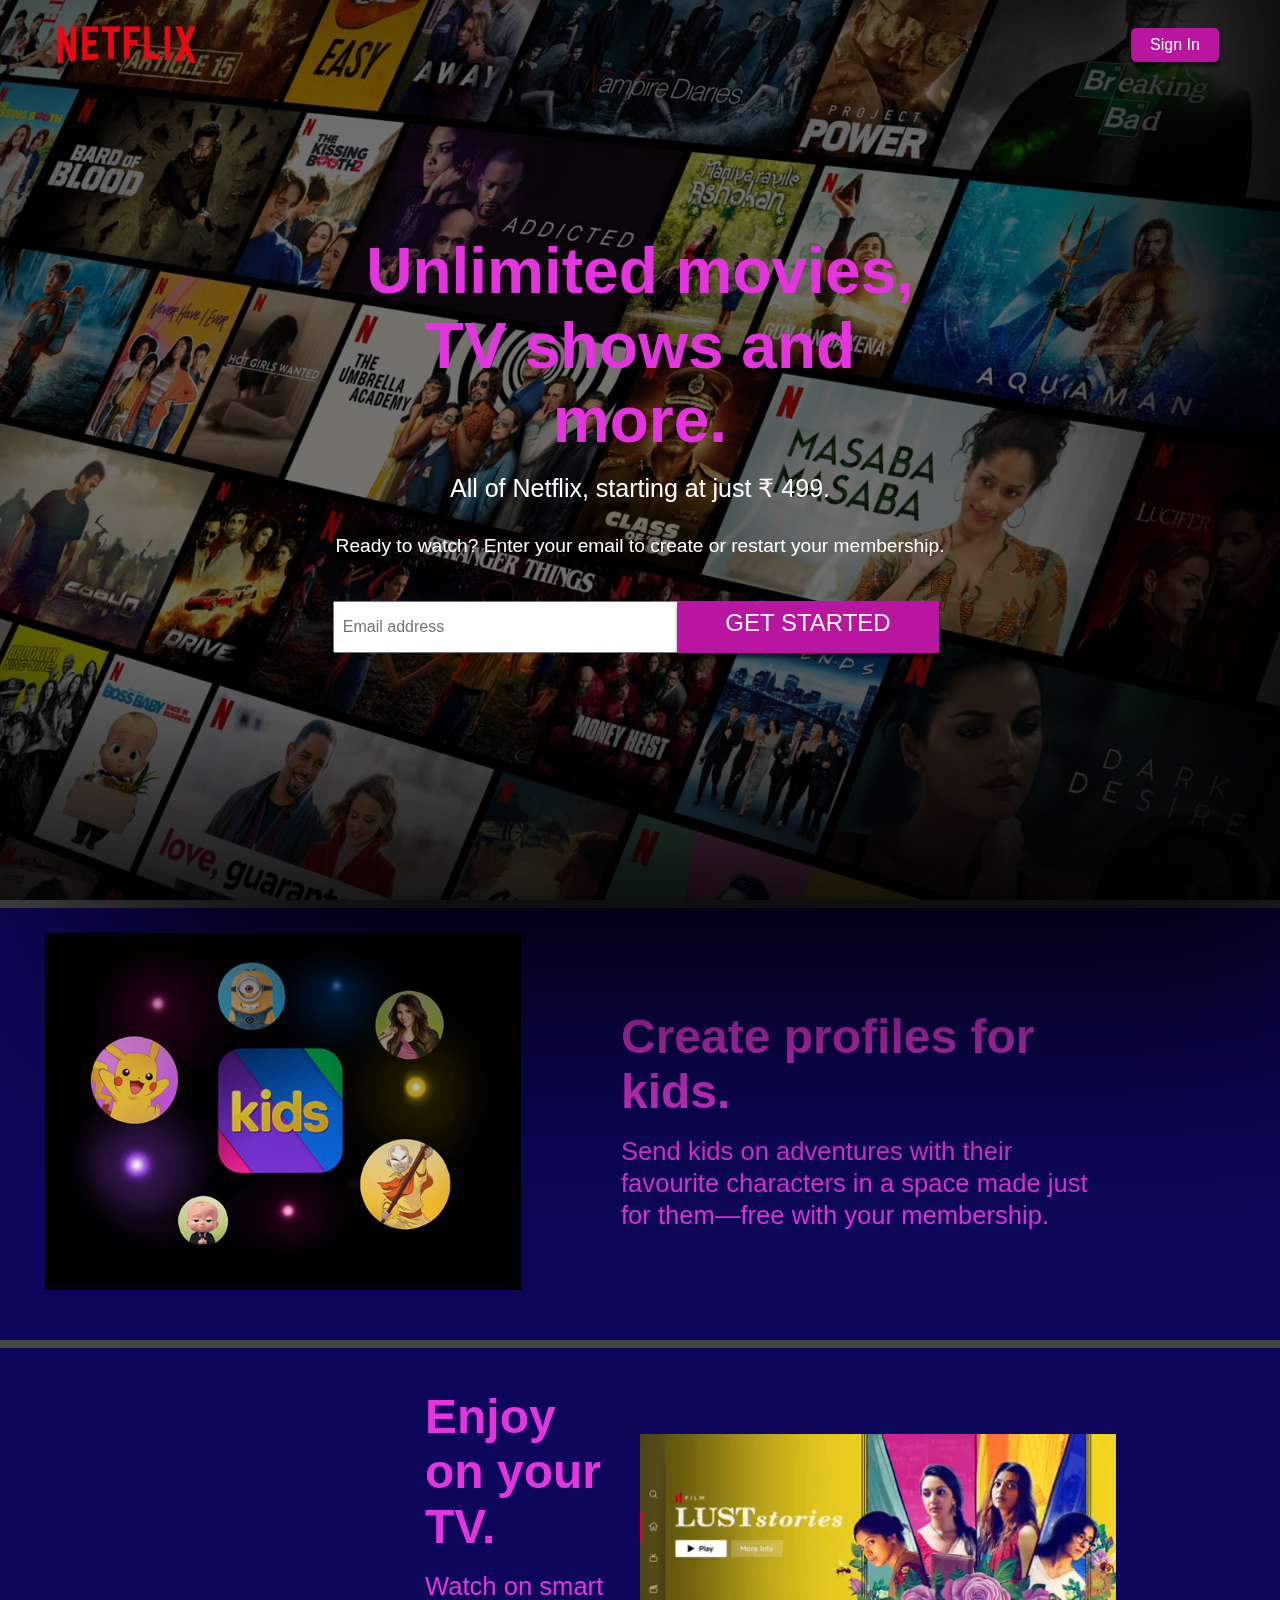
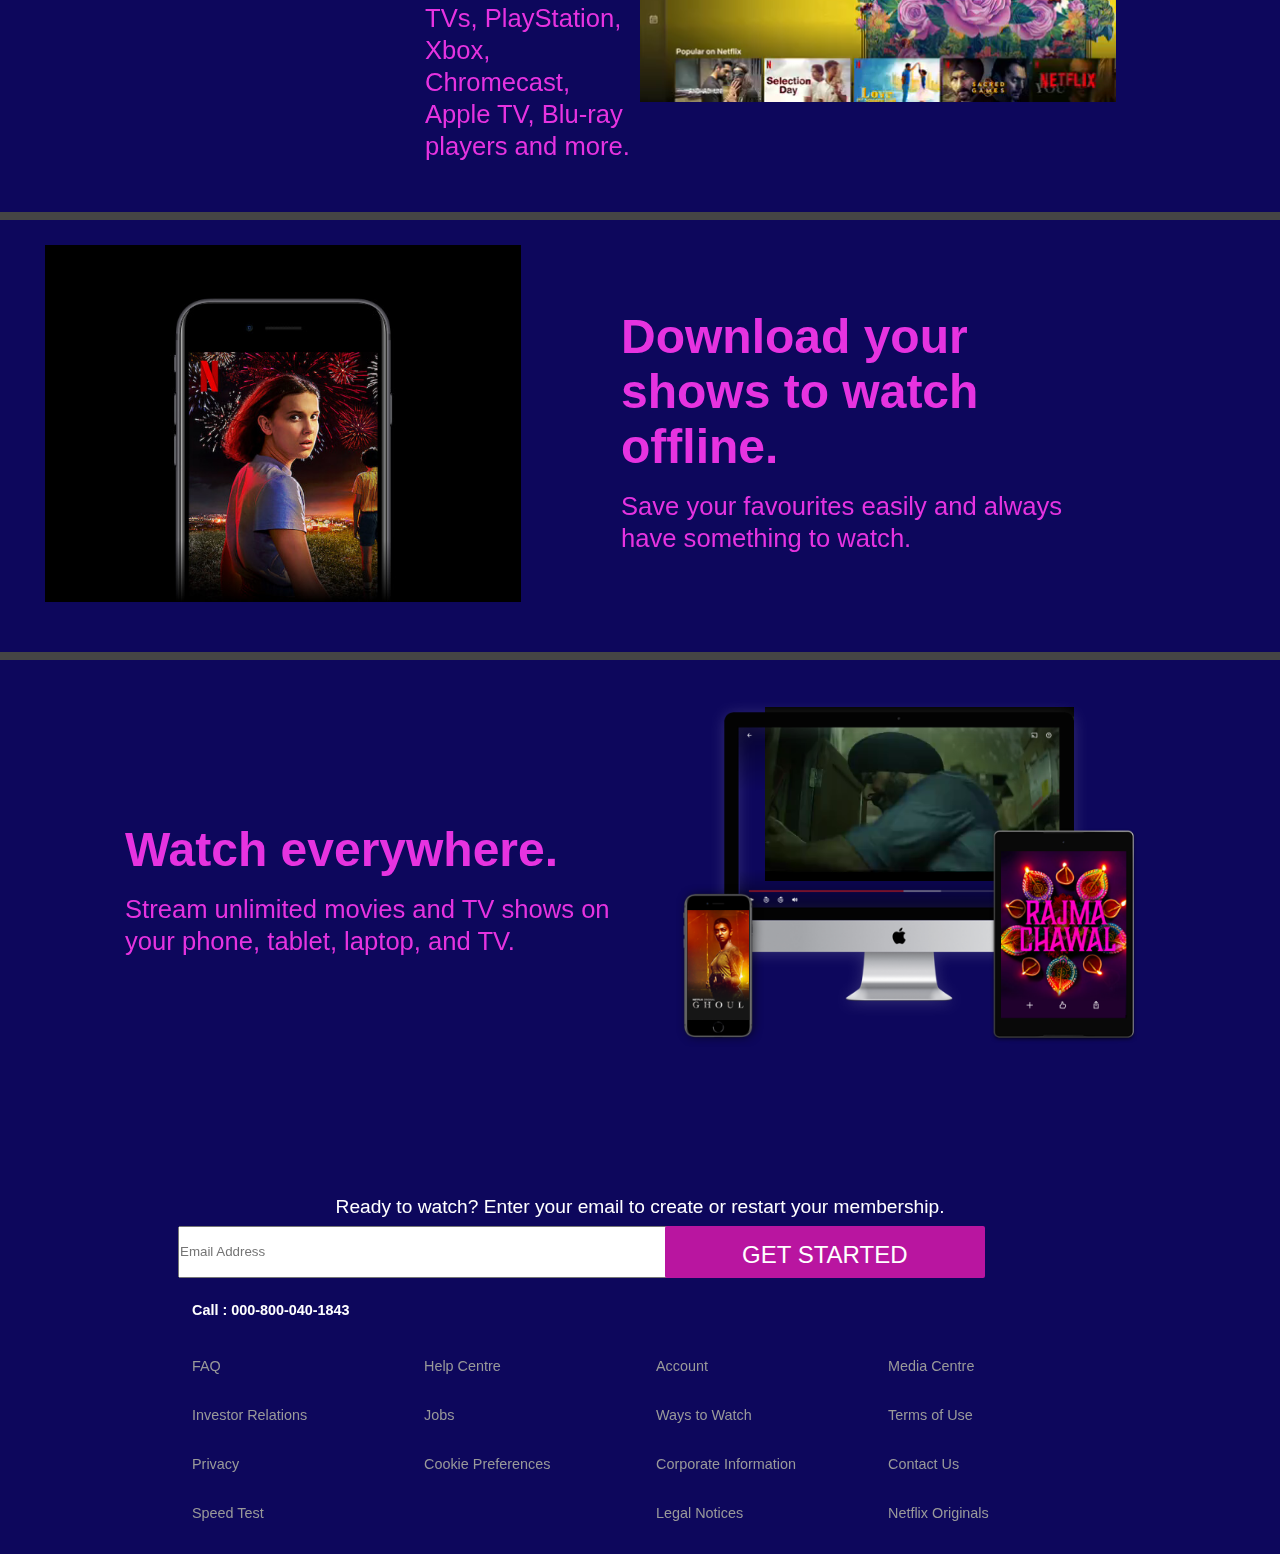
<file: index.html>
<!DOCTYPE html>
<html lang="en">
<head>
    <meta charset="UTF-8">
    <meta name="viewport" content="width=device-width, initial-scale=1.0">
    <link rel="stylesheet" href="style.css">
    <title>Netflix</title>
</head>
<body>
    <header class="showcase">
   
        <div class="showcase-top">
            <img src="logo.png" alt="Netflix Logo">
            <a href="signup.html" class="btn btn-rounded" target="_blank">Sign In</a>      </div>
        <div class="showcase-content">
            <h1>Unlimited movies, TV shows and more.</h1>
            <h3>All of Netflix, starting at just ₹ 499.</h3>
            <p>Ready to watch? Enter your email to create or restart your membership.</p>
            <input type="email" name="email" id="mail" placeholder="Email address">
            <a  class="btn btn-lg">GET STARTED </a>
        </div>
    </header>

    <section class="style-cards">
        <div class="card-0">
            <img src="2.jpg" alt="Netflix Mobile">
            <div class="desc-0">
                <h1>Create profiles for kids.</h1>
                <h3>Send kids on adventures with their favourite characters in a space made just for them—free with your membership.</h3>
            </div>
        </div>
        <div class="card-1">
            <div class="desc-1">
                <h1>Enjoy on your TV.</h1>
                <h3>Watch on smart TVs, PlayStation, Xbox, Chromecast, Apple TV, Blu-ray players and more.</h3>
            </div>
            
            <video class="video-1" autoplay="" playsinline="" muted="" loop=""><source src="1.m4v" type="video/mp4"></video>
        </div>
        <div class="card-2">
            <img src="3.jpg" alt="Netflix Mobile">
            <div class="desc-2">
                <h1>Download your shows to watch offline.</h1>
                <h3>Save your favourites easily and always have something to watch.</h3>
            </div>
        </div>
        <div class="card-3">
            <div class="desc-3">
                <h1>Watch everywhere.</h1>
                <h3>Stream unlimited movies and TV shows on your phone, tablet, laptop, and TV.</h3>
            </div>
            <img src="4.png" alt="Device-Pile-In">
            <video class="video-2" autoplay="" playsinline="" muted="" loop=""><source src="2.m4v" type="video/mp4"></video>
        </div>
    </section>

    <section class="lastsec">
        <div class="faq">
            
            <p>Ready to watch? Enter your email to create or restart your membership.</p>
            <div class="input">
                <input type="email" name="email" placeholder="Email Address">
                <a class="btn-rounded"><button>GET STARTED </button></a>
            </div>
        </div>
    </section>


    <footer class="footer">
        <p>Call : 000-800-040-1843</p>
        <div class="footer-cols">
            <ul>
                <li><a >FAQ</a></li>
                <li><a >Investor Relations</a></li>
                <li><a >Privacy</a></li>
                <li><a >Speed Test</a></li>
            </ul>
            <ul>
                <li><a >Help Centre</a></li>
                <li><a >Jobs</a></li>
                <li><a>Cookie Preferences</a></li>
                
            </ul>
            <ul>
                <li><a>Account</a></li>
                <li><a >Ways to Watch</a></li>
                <li><a >Corporate Information</a></li>
                <li><a >Legal Notices</a></li>
            </ul>
            <ul>
                <li><a >Media Centre</a></li>
                <li><a >Terms of Use</a></li>
                <li><a >Contact Us</a></li>
                <li><a >Netflix Originals</a></li>
            </ul>
        </div>
    </footer>
</body>
</html>
</file>
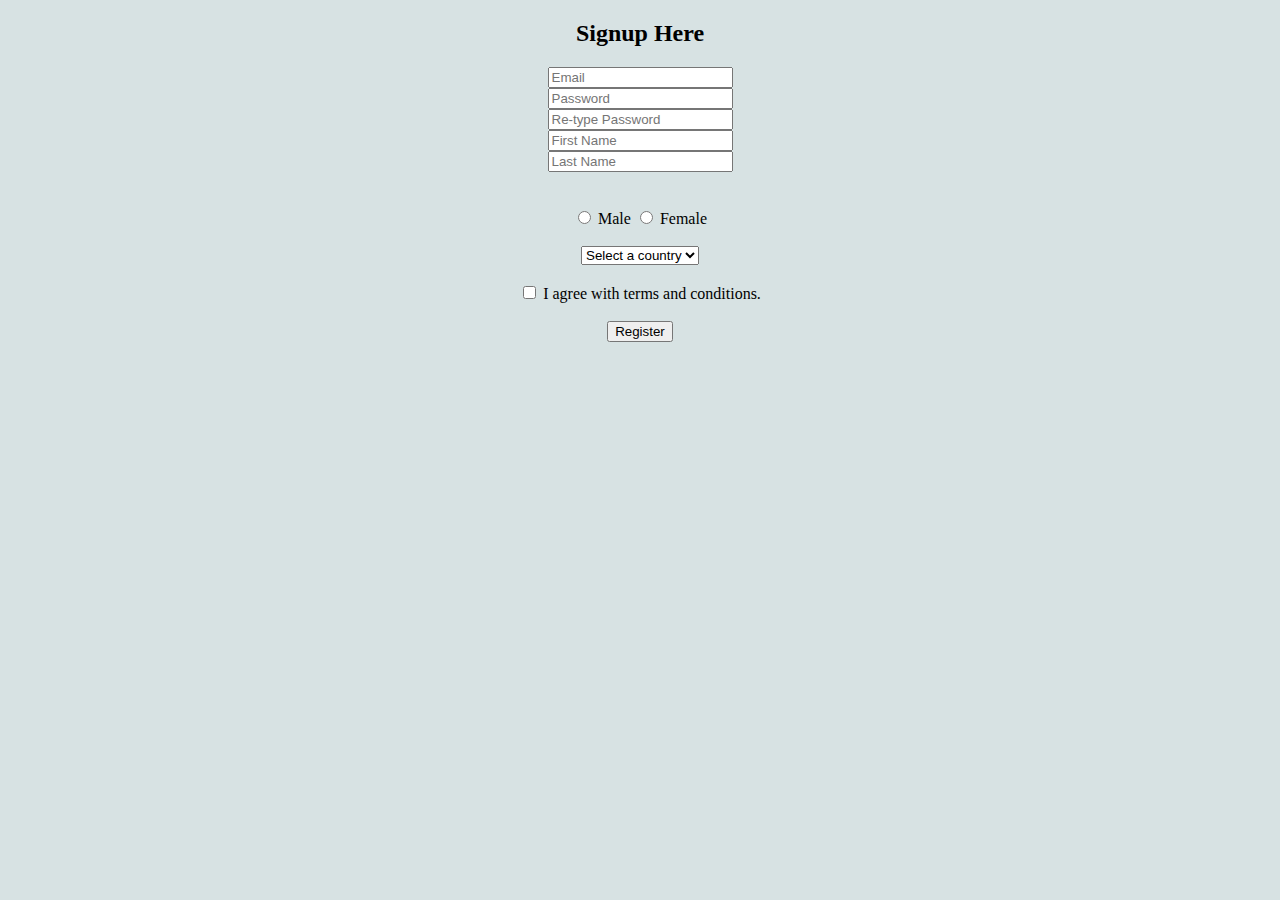
<file: signup.html>
<!DOCTYPE html>
<html>
<head>
<title>Page Title</title>
<style>
html,body{
border:box;
background-color:#d7e2e3;
}
</style>
</head>
<body>

<div class="form_wrapper">
  <div class="form_container">
    <div class="title_container">
      <h2 style="text-align:center">Signup Here</h2>
    </div>
    <div class="row clearfix">
      <div class="">
        <form style="text-align:center">
          <div class="input_field"> <span><i aria-hidden="true" class="fa fa-envelope"></i></span>
            <input type="email" name="email" placeholder="Email" required />
          </div>
          <div class="input_field"> <span><i aria-hidden="true" class="fa fa-lock"></i></span>
            <input type="password" name="password" placeholder="Password" required />
          </div>
          <div class="input_field"> <span><i aria-hidden="true" class="fa fa-lock"></i></span>
            <input type="password" name="password" placeholder="Re-type Password" required />
          </div>
          <div class="row clearfix">
            <div class="col_half">
              <div class="input_field"> <span><i aria-hidden="true" class="fa fa-user"></i></span>
                <input type="text" name="name" placeholder="First Name" />
              </div>
            </div>
            <div class="col_half">
              <div class="input_field"> <span><i aria-hidden="true" class="fa fa-user"></i></span>
                <input type="text" name="name" placeholder="Last Name" required />
              </div>
            </div>
            <br><br>
          </div>
            	<div class="input_field radio_option">
              <input type="radio" name="radiogroup1" id="rd1">
              <label for="rd1">Male</label>
              <input type="radio" name="radiogroup1" id="rd2">
              <label for="rd2">Female</label>
              </div>
              <br>
              <div class="input_field select_option">
                <select>
                  <option>Select a country</option>
                  <option>India </option>
                  <option>USA</option>
                </select>
                <div class="select_arrow"></div>
              </div>
              <br>
            <div class="input_field checkbox_option">
            	<input type="checkbox" id="cb1">
    			<label for="cb1">I agree with terms and conditions.</label>
            </div>
            <br>
          <input class="button" type="submit" value="Register" />
        </form>
      </div>
    </div>
  </div>
</div>
</body>
</html>
</file>
<file: style.css>
:root{
    --primary-color: #b915a0;
    --dark-color: #14155883;
    --light-color: #f4f4f4;
}

*{
    margin: 0;
    padding: 0;
}

body{
    font-family: Arial, Helvetica, sans-serif;
    background: #0d075c;
    color: #999999;
}

ul{
    list-style: none;
}

h1,h2,h3,h4{
    color: #e633e0;
}

h3{
    font-weight: lighter;
}

a{
    color: #ffffff;
    text-decoration: none;
}

p{
    margin: 0.5rem 0;
    font-weight: bold;
    color: #ffffff;
}

img{
    width: 100%;
}

.showcase{
    width: 100%;
    height: 100vh;
    position: relative;
    background: url("1.jpg") no-repeat center center/cover;
}


.showcase::after{
    content: "";
    position: absolute;
    top: 0;
    left: 0;
    width: 100%;
    height: 100%;
    z-index: 1;
    background: rgba(0, 0, 0, 0.4);
    box-shadow: 120px 100px 250px #000000 , inset -120px -100px 250px #000000;
}

.showcase-top{
    position: relative;
    z-index: 2;
    height: 90px;
}

.showcase-top img{
    width: 140px;
    position: absolute;
    top: 50%;
    left: 0;
    transform: translate(40% , -50%);
}

.showcase-top a{
    position: absolute;
    top: 50%;
    right: 0;
    transform: translate(-60% , -50%);
}

.showcase-content{
    position: relative;
    margin: 0 26%;
    z-index: 2;
    display: flex;
    flex-direction: column;
    justify-content: center;
    text-align: center;
    align-items: center;
    margin-top: 9rem;
}

.showcase-content h1{
    font-weight: 700;
    font-size: 64px;
    margin: 0 30px;
    max-width: 800px;
    line-height: 74.5px;
}

.showcase-content h3{
    color: white;
    font-size: 25px;
    margin: 16px 0;
}

.showcase-content p{
    font-size: 19.2px;
    font-weight: 300;
    padding-top: 0.5rem;
    padding-bottom: 1rem;
}

.showcase-content input{
    position: absolute;
    left: 0;
    bottom: -8vh;
    width: 454px;
    height: 3rem;
    font-size: 1rem;
    padding-left: 0.5rem;
}

.btn{
    display: inline-block;
    background: var(--primary-color);
    color: white;
    padding: 0.5rem 1.2rem;
    font-size: 1rem;
    text-align: center;
    border: none;
    cursor: pointer;
    border-radius: 2px;
    margin-right: 0.5rem;
    outline: none;
    box-shadow: 0 5px 3px rgba(0, 0, 0, 0.45);
}

.btn:hover{
    opacity: 0.9;
}

.btn-rounded{
    border-radius: 5px;
}

.showcase-content .btn-lg{
    position: absolute;
    right: 0;
    bottom: -8vh;
    padding: 0.5rem 1.2rem;
    font-size: 1.5rem;
    text-transform: uppercase;
    height: 36px;
    width: 14rem;
}

.card-0 , 
.card-1,
.card-2,
.card-3{
    border-top: 8px rgb(69, 69, 69) solid;
    padding: 50px;
}

.card-0{
    position: relative;
    display: inline-grid;
    grid-template-columns: 40% 50%;
    text-align: left;
    align-items: center;
    padding: 25px 45px 50px;
}

.desc-0{
    padding-left: 100px;
}

.card-1{
    position: relative;
    display: inline-grid;
    grid-template-columns: 50% 40%;
    text-align: left;
    align-items: center;
    padding: 25px 45px 50px;
}

.desc-1{
    margin-left: 350px;
    padding-left: 30px;
}

.style-cards h1{
    font-size: 3rem;
    padding: 1rem;
    padding-left: 0;
}

.style-cards h3{
    font-size: 1.6rem;
    line-height: 2rem;
}

.card-1 video{
    margin-right: 10px;
    position: relative;
    width: 100%;
    height: 70%;
    grid-column: 2/2;
    grid-row: 1/2;
    z-index: -1;
}

.card-1 img{
    grid-column: 2/2;
    grid-row: 1/2;
}

.card-2{
    position: relative;
    display: inline-grid;
    grid-template-columns: 40% 50%;
    text-align: left;
    align-items: center;
    padding: 25px 45px 50px;
}

.desc-2{
    padding-left: 100px;
}

.card-3{
    position: relative;
    display: inline-grid;
    grid-template-columns: 50% 40%;
    text-align: left;
    align-items: center;
    padding: 25px 45px 50px;
}

.desc-3{
    padding-left: 80px;
    padding-right: 20px;
}

.card-3 img{
    width: 110%;
    grid-column: 2/2;
    grid-row: 1/2;
}

.card-3 video{
    position: relative;
    top: -87px;
    left: 125px;
    width: 65%;
    height: 78%;
    grid-column: 2/2;
    grid-row: 1/2;
    z-index: -1;
}

.faq{
    text-align: center;
}

.faq h1{
    padding-bottom: 40px;
    font-size: 3rem;
}

.questions{
    display: flex;
    flex-direction: column;
    flex-basis: 40%;
    align-items: center;
}

.questions li{
    padding: 20px 30px;
    margin: 5px;
    font-size: 1.6rem;
    background-color: #303030;
    color: white;
    text-align: left;
    width: 50%;
}

.faq p{
    padding-top: 60px;
    font-size: 1.2rem;
    font-weight: 200;
}

.input{
    display: inline-grid;
    align-items: center;
    grid-template-columns: 50% 40%;
}

.input input{
    width: 600px;
    height: 3rem;
}

.input button{
    height: 3.25rem;
    width: 320px;
    left: 20px;
    text-align: center;
    background-color: var(--primary-color);
    font-size: 1.5rem;
    padding: 15px 32px;
    border: none;
    border-radius: 2px;
    color: white;
}

.footer{
    max-width: 70%;
    margin: 1rem auto;
    overflow: auto;
}

.footer ,
.footer a{
    color: #999999;
    font-size: 0.9rem;
}

.footer p{
    margin-bottom: 1.5rem;
}

.footer .footer-cols{
    display: grid;
    grid-template-columns: repeat(4 , 1fr);
    grid-gap: 2rem;
}

.footer li{
    line-height: 3.4;
}
</file>
